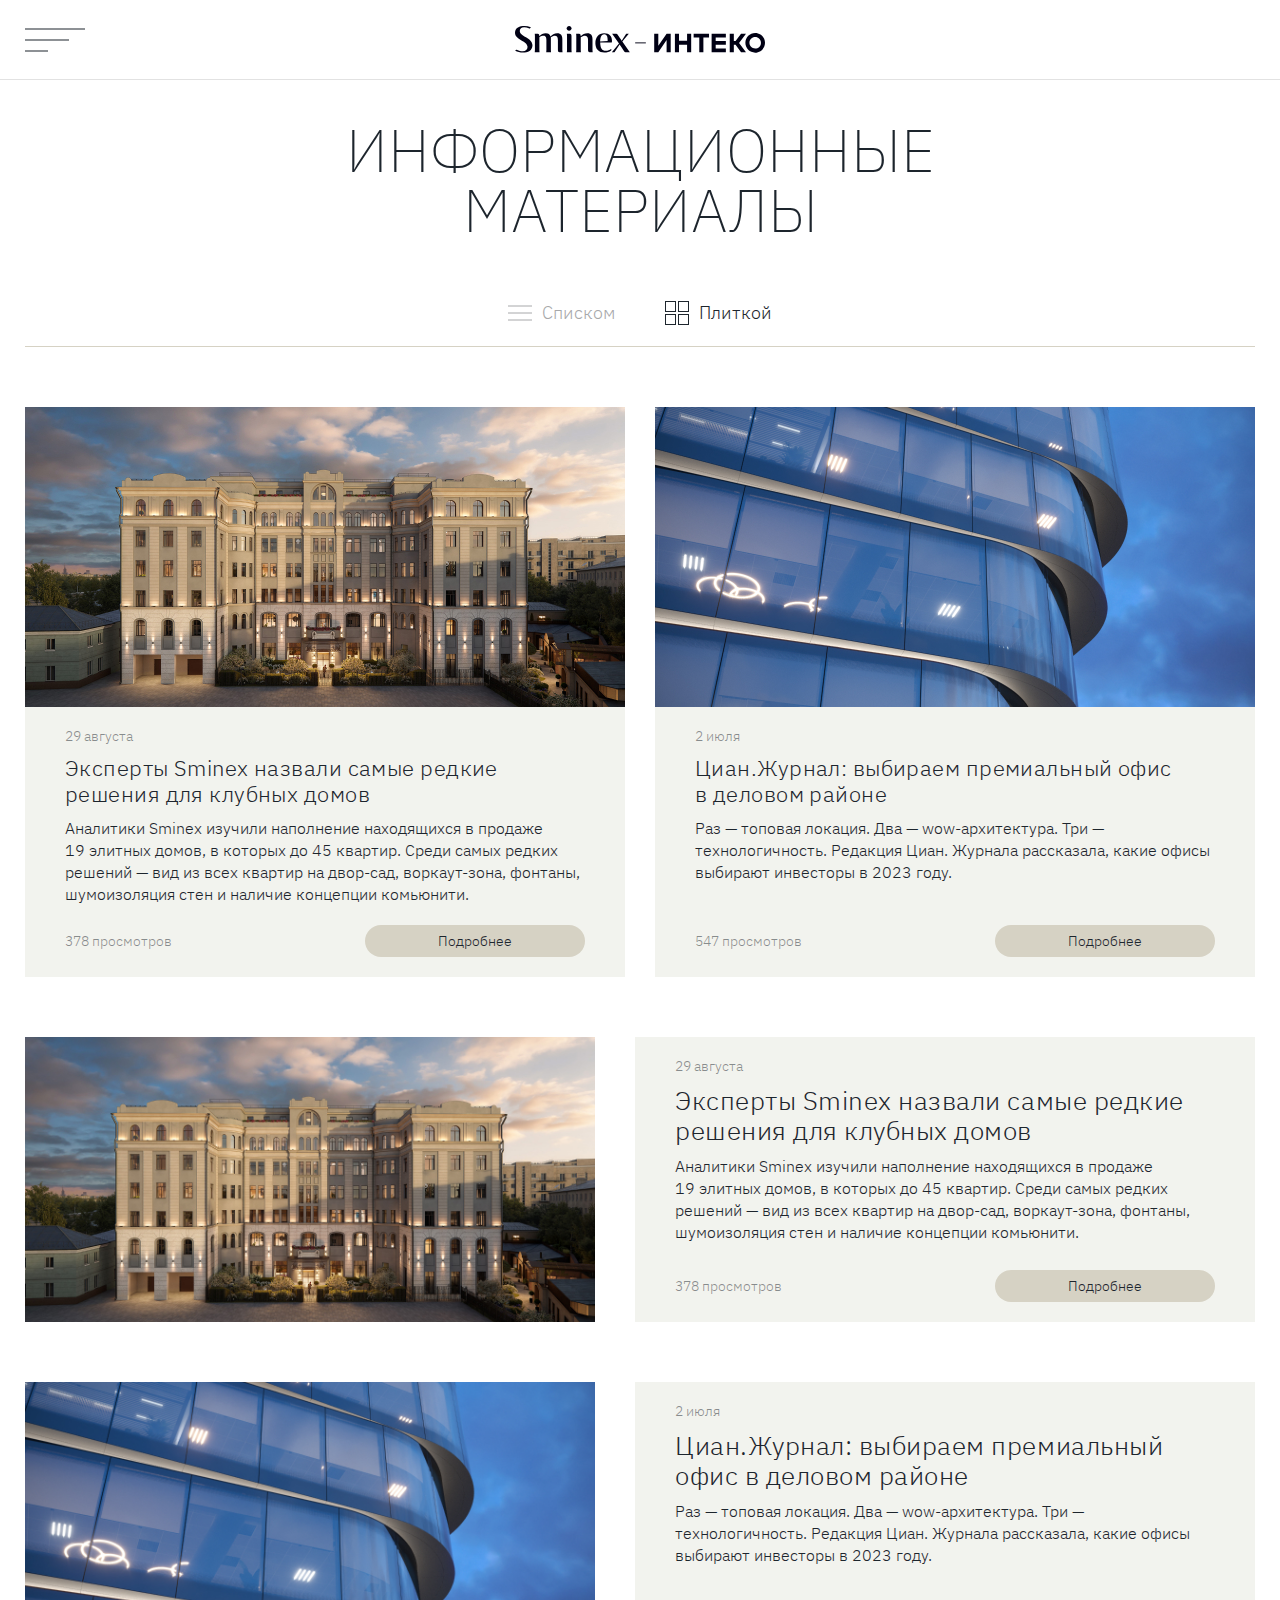
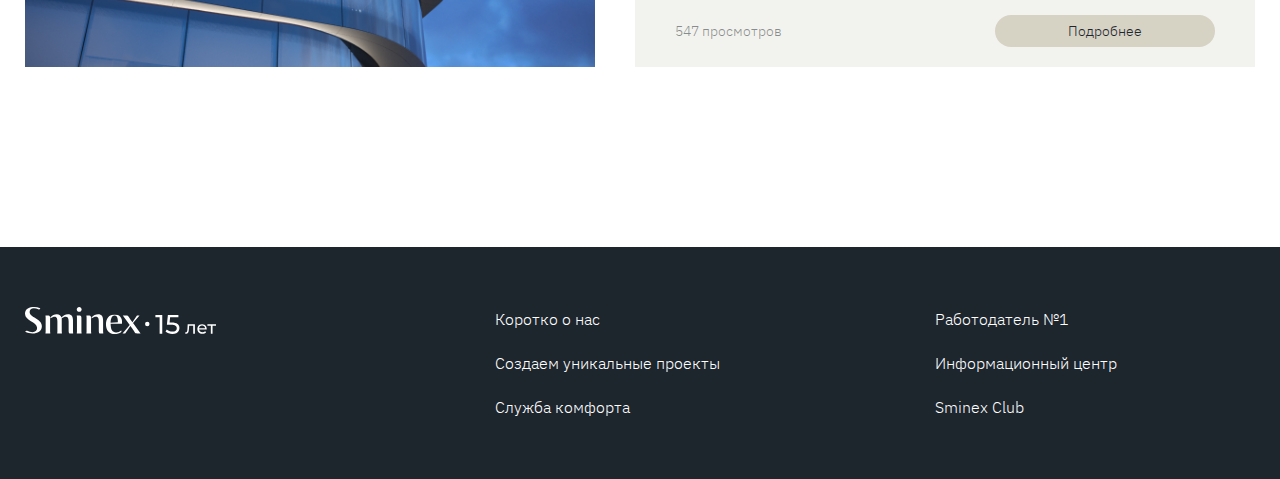
<file: lab1/sminex-news.com/index.html>
<!DOCTYPE html>
<html lang="ru">

<head>
  <meta charset="UTF-8">
  <meta name="viewport" content="width=device-width, initial-scale=1.0">
  <meta http-equiv="X-UA-Compatible" content="ie=edge">
  <link rel="stylesheet" href="css/style.css">
  <title>Информационные материалы - Sminex - ИНТЕКО</title>
</head>

<body>
  <header class="header">
    <div class="container">
      <div class="header__content">
        <button class="header__menu">
          <span class="header__menu-line"></span>
        </button>
        <a class="header__logo-link" href="news.html">
          <img class="header__logo" src="images/icon-header-logo.svg" height="27" width="250"
            alt="Логотип компании Sminex - ИНТЕКО">
        </a>
      </div>
    </div>
  </header>
  <main>
    <div class="page-content">
      <div class="container">
        <h1 class="page-content__title">Информационные материалы</h1>
        <!-- TODO: Блок с переключением сетки. Необходимо раскомментировать -->


        <div class="page-content__switch">
          <button class="page-content__toggle">
            <svg class="page-content__icon" width="24" height="16" viewBox="0 0 24 16" fill="none"
              xmlns="http://www.w3.org/2000/svg">
              <path d="M24 15H-8.9407e-07" />
              <path d="M24 1H0" />
              <path d="M24 8H-8.9407e-07" />
            </svg>
            <span class="page-content__toggle-text">Списком</span>
          </button>
          <button class="page-content__toggle page-content__toggle--current">
            <svg class="page-content__icon" width="24" height="24" viewBox="0 0 24 24" fill="none"
              xmlns="http://www.w3.org/2000/svg">
              <rect x="0.5" y="0.5" width="10" height="10" />
              <rect x="0.5" y="13.5" width="10" height="10" />
              <rect x="13.5" y="0.5" width="10" height="10" />
              <rect x="13.5" y="13.5" width="10" height="10" />
            </svg>
            <span class="page-content__toggle-text">Плиткой</span>
          </button>
        </div>

        <ul class="news-list">
          <li class="news-list__item">
            <div class="news-card">
              <img class="news-card__img" src="images/club_house.jpg" width="600" height="300" alt="Фасад клубного дома">
              <div class="news-card__inner">
                <span class="news-card__date">29&nbsp;августа</span>
                <h2 class="news-card__title">Эксперты Sminex назвали самые редкие решения для клубных домов</h2>
                <p class="news-card__text">Аналитики Sminex изучили наполнение находящихся в&nbsp;продаже
                  19&nbsp;элитных домов, в&nbsp;которых до&nbsp;45&nbsp;квартир. Среди самых редких решений&nbsp;&mdash;
                  вид из&nbsp;всех квартир на&nbsp;двор-сад, воркаут-зона, фонтаны, шумоизоляция стен и&nbsp;наличие
                  концепции комьюнити.</p>
                <div class="news-card__bottom">
                  <span class="news-card__views-number">378 просмотров</span>
                  <a class="news-card__link" href="#">Подробнее</a>
                </div>
              </div>
            </div>
          </li>
          <li class="news-list__item">
            <div class="news-card">
              <img class="news-card__img" src="images/premium_office.jpg" width="600" height="300"
                alt="Фасад премиального офиса">
              <div class="news-card__inner">
                <span class="news-card__date">2&nbsp;июля</span>
                <h2 class="news-card__title">Циан.Журнал: выбираем премиальный офис в&nbsp;деловом районе</h2>
                <p class="news-card__text">Раз&nbsp;&mdash; топовая локация. Два&nbsp;&mdash; wow-архитектура.
                  Три&nbsp;&mdash; технологичность. Редакция Циан. Журнала рассказала, какие офисы выбирают инвесторы
                  в&nbsp;2023 году.</p>
                <div class="news-card__bottom">
                  <span class="news-card__views-number">547 просмотров</span>
                  <a class="news-card__link" href="#">Подробнее</a>
                </div>
              </div>
            </div>
          </li>
        </ul>

        <ul class="news-list news-list--tile">
          <li class="news-list__item">
            <div class="news-card news-card--tile">
              <img class="news-card__img" src="images/club_house.jpg" width="570" height="285" alt="Фасад клубного дома">
              <div class="news-card__inner">
                <span class="news-card__date">29 августа</span>
                <h2 class="news-card__title">Эксперты Sminex назвали самые редкие решения для клубных домов</h2>
                <p class="news-card__text">Аналитики Sminex изучили наполнение находящихся в&nbsp;продаже
                  19&nbsp;элитных домов, в&nbsp;которых до&nbsp;45&nbsp;квартир. Среди самых редких решений&nbsp;&mdash;
                  вид из&nbsp;всех квартир на&nbsp;двор-сад, воркаут-зона, фонтаны, шумоизоляция стен и&nbsp;наличие
                  концепции комьюнити.</p>
                <div class="news-card__bottom">
                  <span class="news-card__views-number">378 просмотров</span>
                  <a class="news-card__link" href="#">Подробнее</a>
                </div>
              </div>
            </div>
          </li>
          <li class="news-list__item">
            <div class="news-card news-card--tile">
              <img class="news-card__img" src="images/premium_office.jpg" width="570" height="285"
                alt="Фасад премиального офиса">
              <div class="news-card__inner">
                <span class="news-card__date">2&nbsp;июля</span>
                <h2 class="news-card__title">Циан.Журнал: выбираем премиальный офис в&nbsp;деловом районе</h2>
                <p class="news-card__text">Раз&nbsp;&mdash; топовая локация. Два&nbsp;&mdash; wow-архитектура.
                  Три&nbsp;&mdash; технологичность. Редакция Циан. Журнала рассказала, какие офисы выбирают инвесторы
                  в&nbsp;2023 году.</p>
                <div class="news-card__bottom">
                  <span class="news-card__views-number">547 просмотров</span>
                  <a class="news-card__link" href="#">Подробнее</a>
                </div>
              </div>
            </div>
          </li>
        </ul>
      </div>
    </div>
  </main>
  <footer class="footer">
    <div class="container">
      <div class="footer__content">
        <a class="footer__logo-link" href="news.html">
          <img class="footer__logo" src="images/icon-footer-logo.svg" height="28" width="191"
            alt="Логотип компании Sminex">
        </a>
        <div class="footer__nav">
          <ul class="footer__nav-list">
            <li class="footer__nav-item">
              <a class="footer__nav-link" href="#">Коротко о нас</a>
            </li>
            <li class="footer__nav-item">
              <a class="footer__nav-link" href="#">Создаем уникальные проекты</a>
            </li>
            <li class="footer__nav-item">
              <a class="footer__nav-link" href="#">Служба комфорта</a>
            </li>
          </ul>
          <ul class="footer__nav-list">
            <li class="footer__nav-item">
              <a class="footer__nav-link" href="#">Работодатель №1</a>
            </li>
            <li class="footer__nav-item">
              <a class="footer__nav-link" href="#">Информационный центр</a>
            </li>
            <li class="footer__nav-item">
              <a class="footer__nav-link" href="#">Sminex Club</a>
            </li>
          </ul>
        </div>
      </div>
    </div>
  </footer>
</body>

</html>
</file>
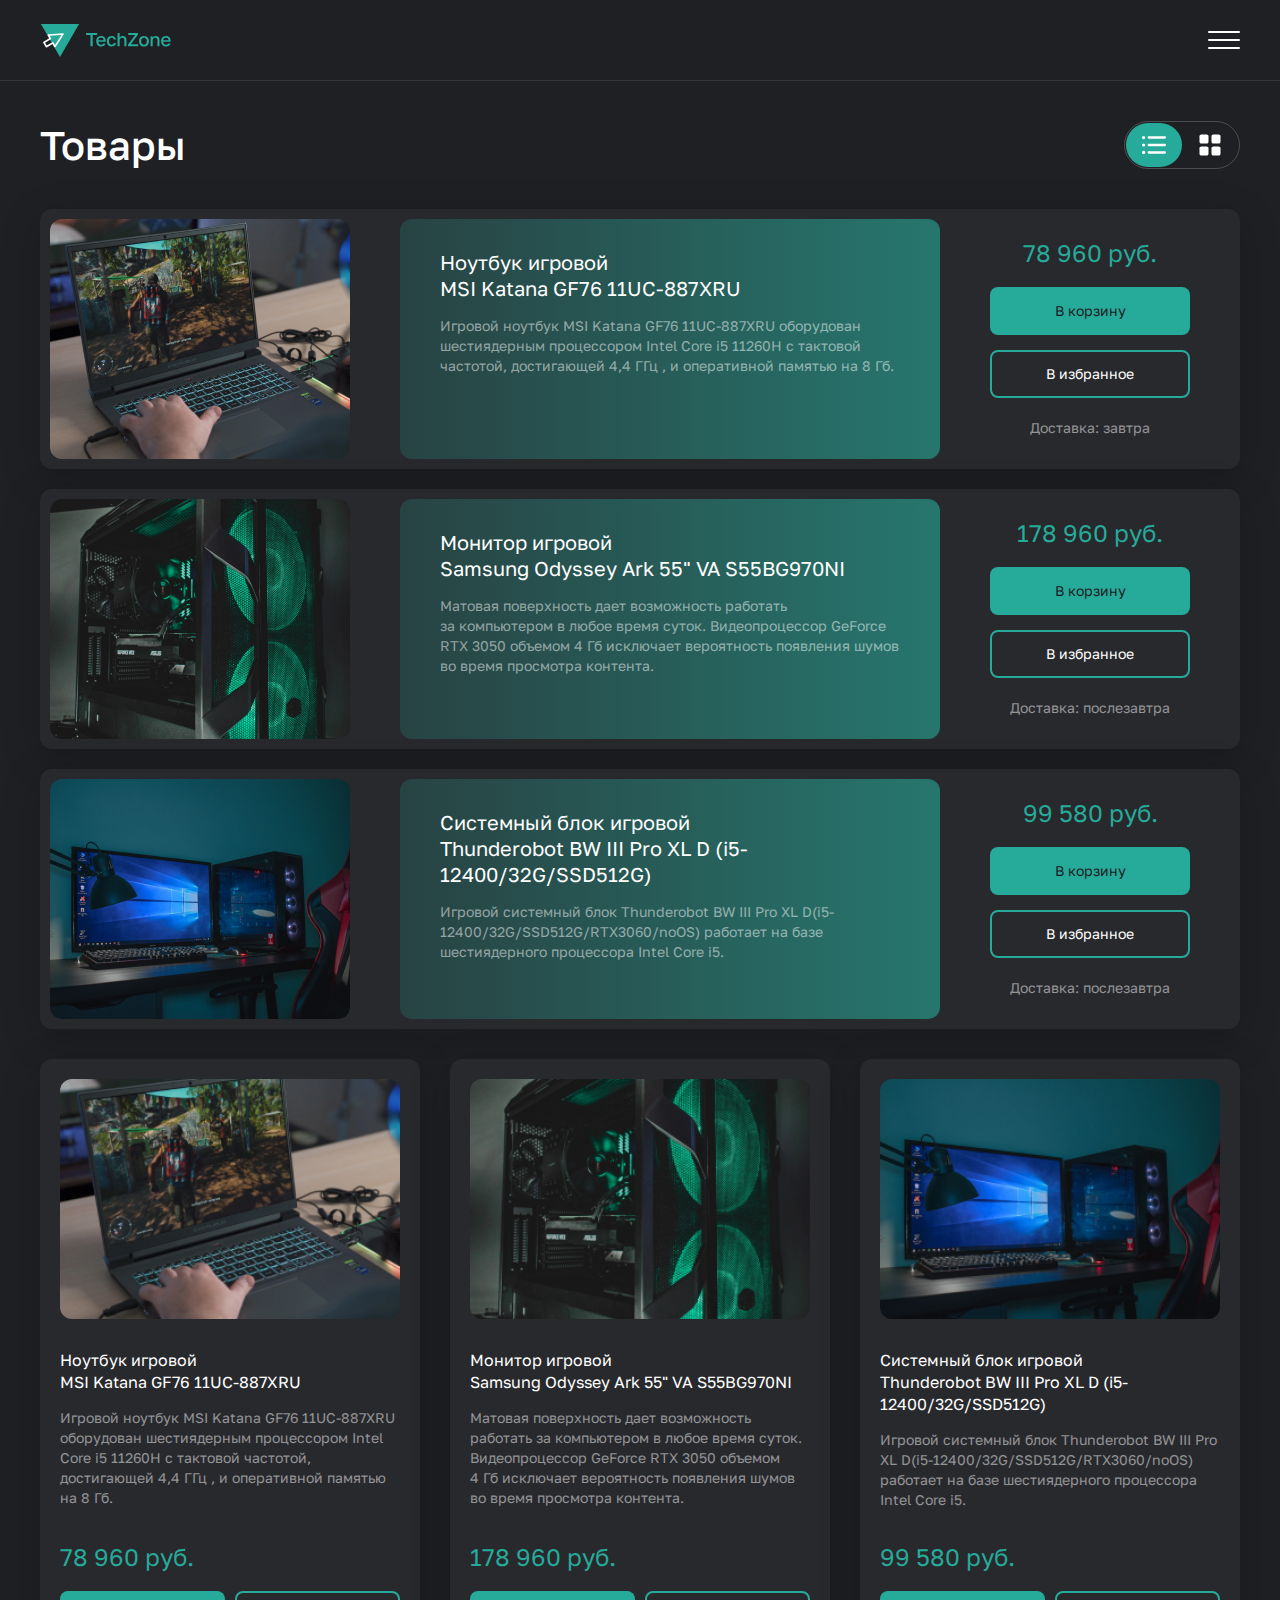
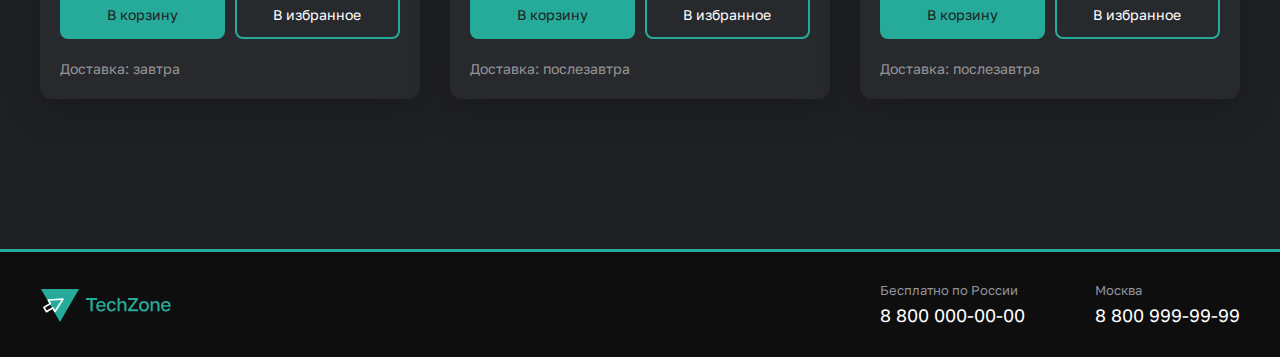
<file: lab1/techzone-catalog.com/index.html>
<!DOCTYPE html>
<html lang="ru">

<head>
  <meta charset="UTF-8">
  <meta name="viewport" content="width=device-width, initial-scale=1.0">
  <meta http-equiv="X-UA-Compatible" content="ie=edge">
  <link rel="stylesheet" href="css/style.css">
  <title>Каталог товаров - TechZone</title>
</head>

<body>
  <header class="header">
    <div class="container">
      <div class="header__content">
        <a href="catalog.html" class="header__logo-link">
          <img src="images/logo.svg" height="36" width="135" alt="Логотип компании TechZone">
        </a>
        <button class="header__menu">
          <span class="header__menu-line"></span>
        </button>
      </div>
    </div>
  </header>
  <main>
    <div class="page-content">
      <div class="container">
        <div class="page-content__head">
          <h1 class="page-content__title">Товары</h1>
          <div class="page-content__switch">
            <button class="page-content__toggle page-content__toggle--current">
              <img src="images/icon-list.svg" height="24" width="24" alt="Иконка списка">
            </button>
            <button class="page-content__toggle">
              <img src="images/icon-grid.svg" height="24" width="24" alt="Иконка  сетки">
            </button>
          </div>
        </div>
        <ul class="product-list">
          <li class="product-list__item">
            <div class="product-card">
              <img class="product-card__img" src="images/gaming_laptop.jpg" height="240" width="300"
                alt="Ноутбук игровой MSI Katana GF76 11UC-887XRU">
              <div class="product-card__description">
                <h2 class="product-card__title">
                  <span class="product-card__title-type">Ноутбук игровой</span>
                  <span class="product-card__title-model">MSI Katana GF76 11UC-887XRU</span>
                </h2>
                <p class="product-card__text">Игровой ноутбук MSI Katana GF76 11UC-887XRU оборудован шестиядерным
                  процессором Intel Core i5 11260H с&nbsp;тактовой частотой, достигающей 4,4&nbsp;ГГц ,
                  и&nbsp;оперативной памятью на&nbsp;8&nbsp;Гб.</p>
              </div>
              <div class="product-card__order">
                <span class="product-card__price">78 960 руб.</span>
                <div class="product-card__links">
                  <a class="product-card__link" href="#">В корзину</a>
                  <a class="product-card__link product-card__link--secondary" href="#">В избранное</a>
                </div>
                <span class="product-card__delivery">Доставка: завтра</span>
              </div>
            </div>
          </li>
          <li class="product-list__item">
            <div class="product-card">
              <img class="product-card__img" src="images/gaming_monitor.jpg" height="240" width="300"
                alt="Ноутбук игровой MSI Katana GF76 11UC-887XRU">
              <div class="product-card__description">
                <h2 class="product-card__title">
                  <span class="product-card__title-type">Монитор игровой</span>
                  <span class="product-card__title-model">Samsung Odyssey Ark 55" VA S55BG970NI</span>
                </h2>
                <p class="product-card__text">Матовая поверхность дает возможность работать за&nbsp;компьютером
                  в&nbsp;любое время суток. Видеопроцессор GeForce RTX 3050 объемом 4&nbsp;Гб исключает вероятность
                  появления шумов во&nbsp;время просмотра контента.</p>
              </div>
              <div class="product-card__order">
                <span class="product-card__price">178 960 руб.</span>
                <div class="product-card__links">
                  <a class="product-card__link" href="#">В корзину</a>
                  <a class="product-card__link product-card__link--secondary" href="#">В избранное</a>
                </div>
                <span class="product-card__delivery">Доставка: послезавтра</span>
              </div>
            </div>
          </li>
          <li class="product-list__item">
            <div class="product-card">
              <img class="product-card__img" src="images/system_block.jpg" height="240" width="300"
                alt="Ноутбук игровой MSI Katana GF76 11UC-887XRU">
              <div class="product-card__description">
                <h2 class="product-card__title">
                  <span class="product-card__title-type">Системный блок игровой</span>
                  <span class="product-card__title-model">Thunderobot BW&nbsp;III Pro XL&nbsp;D (i5-12400/32G/SSD512G)</span>
                </h2>
                <p class="product-card__text">Игровой системный блок Thunderobot BW&nbsp;III Pro
                  XL&nbsp;D(i5-12400/32G/SSD512G/RTX3060/noOS) работает на&nbsp;базе шестиядерного процессора Intel
                  Core&nbsp;i5.</p>
              </div>
              <div class="product-card__order">
                <span class="product-card__price">99 580 руб.</span>
                <div class="product-card__links">
                  <a class="product-card__link" href="#">В корзину</a>
                  <a class="product-card__link product-card__link--secondary" href="#">В избранное</a>
                </div>
                <span class="product-card__delivery">Доставка: послезавтра</span>
              </div>
            </div>
          </li>
        </ul>
        <ul class="product-list product-list--vertical">
          <li class="product-list__item">
            <div class="product-card product-card--vertical">
              <img class="product-card__img" src="images/gaming_laptop.jpg" height="240" width="300"
                alt="Ноутбук игровой MSI Katana GF76 11UC-887XRU">
              <div class="product-card__description">
                <h2 class="product-card__title">
                  <span class="product-card__title-type">Ноутбук игровой</span>
                  <span class="product-card__title-model">MSI Katana GF76 11UC-887XRU</span>
                </h2>
                <p class="product-card__text">Игровой ноутбук MSI Katana GF76 11UC-887XRU оборудован шестиядерным
                  процессором Intel Core i5 11260H с&nbsp;тактовой частотой, достигающей 4,4&nbsp;ГГц ,
                  и&nbsp;оперативной памятью на&nbsp;8&nbsp;Гб.</p>
              </div>
              <div class="product-card__order">
                <span class="product-card__price">78 960 руб.</span>
                <div class="product-card__links">
                  <a class="product-card__link" href="#">В корзину</a>
                  <a class="product-card__link product-card__link--secondary" href="#">В избранное</a>
                </div>
                <span class="product-card__delivery">Доставка: завтра</span>
              </div>
            </div>
          </li>
          <li class="product-list__item">
            <div class="product-card product-card--vertical">
              <img class="product-card__img" src="images/gaming_monitor.jpg" height="240" width="300"
                alt="Ноутбук игровой MSI Katana GF76 11UC-887XRU">
              <div class="product-card__description">
                <h2 class="product-card__title">
                  <span class="product-card__title-type">Монитор игровой</span>
                  <span class="product-card__title-model">Samsung Odyssey Ark 55" VA S55BG970NI</span>
                </h2>
                <p class="product-card__text">Матовая поверхность дает возможность работать за&nbsp;компьютером
                  в&nbsp;любое время суток. Видеопроцессор GeForce RTX 3050 объемом 4&nbsp;Гб исключает вероятность
                  появления шумов во&nbsp;время просмотра контента.</p>
              </div>
              <div class="product-card__order">
                <span class="product-card__price">178 960 руб.</span>
                <div class="product-card__links">
                  <a class="product-card__link" href="#">В корзину</a>
                  <a class="product-card__link product-card__link--secondary" href="#">В избранное</a>
                </div>
                <span class="product-card__delivery">Доставка: послезавтра</span>
              </div>
            </div>
          </li>
          <li class="product-list__item">
            <div class="product-card product-card--vertical">
              <img class="product-card__img" src="images/system_block.jpg" height="240" width="300"
                alt="Ноутбук игровой MSI Katana GF76 11UC-887XRU">
              <div class="product-card__description">
                <h2 class="product-card__title">
                  <span class="product-card__title-type">Системный блок игровой</span>
                  <span class="product-card__title-model">Thunderobot BW&nbsp;III Pro XL&nbsp;D (i5-12400/32G/SSD512G)</span>
                </h2>
                <p class="product-card__text">Игровой системный блок Thunderobot BW&nbsp;III Pro
                  XL&nbsp;D(i5-12400/32G/SSD512G/RTX3060/noOS) работает на&nbsp;базе шестиядерного процессора Intel
                  Core&nbsp;i5.</p>
              </div>
              <div class="product-card__order">
                <span class="product-card__price">99 580 руб.</span>
                <div class="product-card__links">
                  <a class="product-card__link" href="#">В корзину</a>
                  <a class="product-card__link product-card__link--secondary" href="#">В избранное</a>
                </div>
                <span class="product-card__delivery">Доставка: послезавтра</span>
              </div>
            </div>
          </li>
        </ul>
      </div>
    </div>
  </main>
  <footer class="footer">
    <div class="container">
      <div class="footer__content">
        <a href="catalog.html" class="footer__logo-link">
          <img class="footer__logo-img" src="images/logo.svg" height="36" width="135" alt="Логотип компании TechZone">
        </a>
        <ul class="footer__contact-list">
          <li class="footer__contact-item">
            <span class="footer__contact-name">Бесплатно по России</span>
            <a class="footer__contact-phone" href="tel:88000000000">8 800 000-00-00</a>
          </li>
          <li class="footer__contact-item">
            <span class="footer__contact-name">Москва</span>
            <a class="footer__contact-phone" href="tel:88000000000">8 800 999-99-99</a>
          </li>
        </ul>
      </div>
    </div>
  </footer>
</body>

</html>
</file>
<file: lab1/sminex-news.com/css/style.css>
@import "global/fonts.css";
@import "global/reboot.css";
@import "global/container.css";
@import "blocks/header.css";
@import "blocks/page-content.css";
@import "blocks/news-list.css";
@import "blocks/news-card.css";
@import "blocks/footer.css";
</file>
<file: lab1/techzone-catalog.com/css/style.css>
@import "global/fonts.css";
@import "global/reboot.css";
@import "global/container.css";
@import "blocks/header.css";
@import "blocks/page-content.css";
@import "blocks/product-list.css";
@import "blocks/product-card.css";
@import "blocks/footer.css";
</file>
